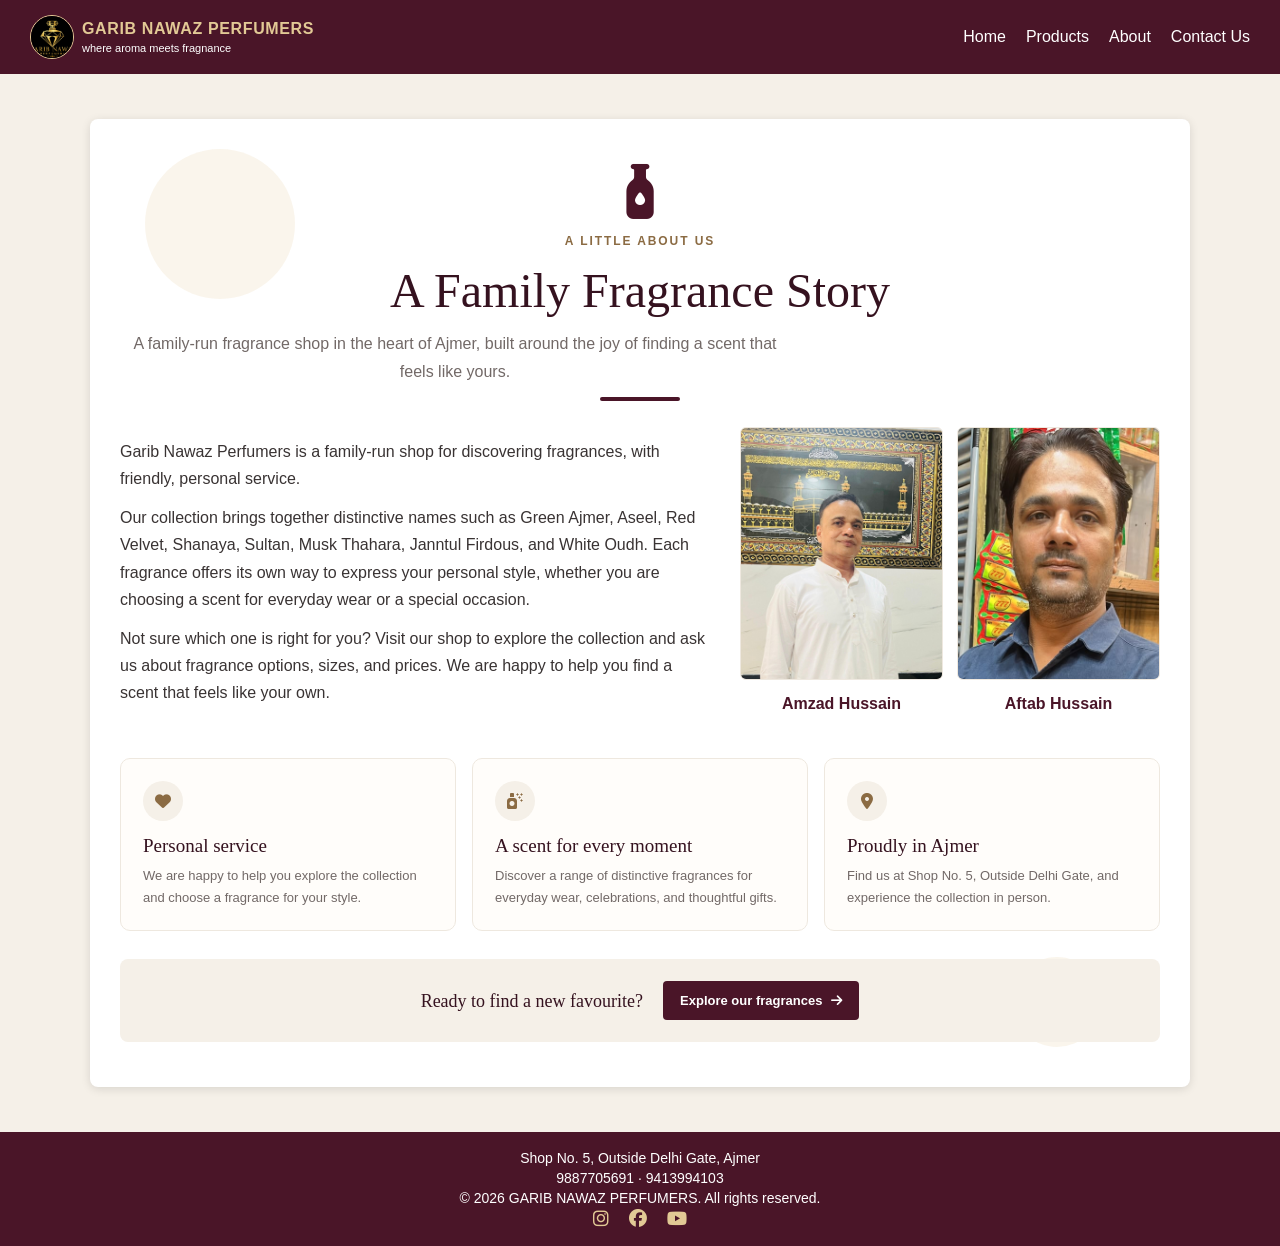
<file: about.html>
<!DOCTYPE html>
<html lang="en">
<head>
  <meta charset="UTF-8">
  <meta name="viewport" content="width=device-width, initial-scale=1.0">
  <title>About - GARIB NAWAZ PERFUMERS</title>
  <link rel="icon" href="images/logo.png" type="image/png">
  <link rel="stylesheet" href="https://cdnjs.cloudflare.com/ajax/libs/font-awesome/6.4.0/css/all.min.css">
  <link rel="stylesheet" href="style.css">
</head>
<body>

  <header>
    <a class="site-brand" href="index.html">
      <img src="images/logo.png" alt="">
      <span><strong>GARIB NAWAZ PERFUMERS</strong><small>where aroma meets fragnance</small></span>
    </a>
    <nav>
      <a href="index.html">Home</a>
      <a href="products.html">Products</a>
      <a href="about.html">About</a>
      <a href="contact.html">Contact Us</a>
    </nav>
  </header>

  <main class="about-box">
    <div class="circle circle1"></div>
    <div class="circle circle2"></div>
    <i class="fa-solid fa-bottle-droplet float-icon"></i>
    <p class="page-eyebrow">A little about us</p>
    <h2>A Family Fragrance Story</h2>
    <p class="about-lead">A family-run fragrance shop in the heart of Ajmer, built around the joy of finding a scent that feels like yours.</p>
    <div class="divider"></div>

    <div class="about-layout">
      <div class="fade-text about-copy">
        <p>Garib Nawaz Perfumers is a family-run shop for discovering fragrances, with friendly, personal service.</p>
        <p>Our collection brings together distinctive names such as Green Ajmer, Aseel, Red Velvet, Shanaya, Sultan, Musk Thahara, Janntul Firdous, and White Oudh. Each fragrance offers its own way to express your personal style, whether you are choosing a scent for everyday wear or a special occasion.</p>
        <p>Not sure which one is right for you? Visit our shop to explore the collection and ask us about fragrance options, sizes, and prices. We are happy to help you find a scent that feels like your own.</p>
      </div>
      <div class="about-owner">
        <div class="owner-profile">
          <div class="owner-photo">
            <img src="images/owner%202.jpeg" alt="Amzad Hussain, co-owner of Garib Nawaz Perfumers" loading="lazy">
          </div>
          <p class="owner-name">Amzad Hussain</p>
        </div>
        <div class="owner-profile">
          <div class="owner-photo">
            <img src="images/owner.jpeg" alt="Aftab Hussain, co-owner of Garib Nawaz Perfumers" loading="lazy">
          </div>
          <p class="owner-name">Aftab Hussain</p>
        </div>
      </div>
    </div>

    <section class="about-values" aria-label="What makes our shop special">
      <article class="about-value">
        <i class="fa-solid fa-heart" aria-hidden="true"></i>
        <h3>Personal service</h3>
        <p>We are happy to help you explore the collection and choose a fragrance for your style.</p>
      </article>
      <article class="about-value">
        <i class="fa-solid fa-spray-can-sparkles" aria-hidden="true"></i>
        <h3>A scent for every moment</h3>
        <p>Discover a range of distinctive fragrances for everyday wear, celebrations, and thoughtful gifts.</p>
      </article>
      <article class="about-value">
        <i class="fa-solid fa-location-dot" aria-hidden="true"></i>
        <h3>Proudly in Ajmer</h3>
        <p>Find us at Shop No. 5, Outside Delhi Gate, and experience the collection in person.</p>
      </article>
    </section>

    <div class="about-cta">
      <p>Ready to find a new favourite?</p>
      <a href="products.html">Explore our fragrances <i class="fa-solid fa-arrow-right" aria-hidden="true"></i></a>
    </div>
  </main>

  <footer>
    <p>Shop No. 5, Outside Delhi Gate, Ajmer</p>
    <p><a href="tel:+919887705691">9887705691</a> · <a href="tel:+919413994103">9413994103</a></p>
    <p>&copy; 2026 GARIB NAWAZ PERFUMERS. All rights reserved.</p>
    <p class="social-links">
      <a href="https://www.instagram.com/garib_nawaz_perfumers?utm_source=ig_web_button_share_sheet&amp;vrfl=ZDNlZDc0MzIxNw==" target="_blank" rel="noopener noreferrer" aria-label="Visit Garib Nawaz Perfumers on Instagram"><i class="fa-brands fa-instagram"></i></a>
      <a href="https://www.facebook.com/profile.php?id=61590630572187" target="_blank" rel="noopener noreferrer" aria-label="Visit Garib Nawaz Perfumers on Facebook"><i class="fa-brands fa-facebook"></i></a>
      <a href="https://youtube.com/@garibnawazperfumer?si=CvMgXTOw2Hox5zIE" target="_blank" rel="noopener noreferrer" aria-label="Visit Garib Nawaz Perfumers on YouTube"><i class="fa-brands fa-youtube"></i></a>
    </p>
  </footer>

</body>
</html>
</file>
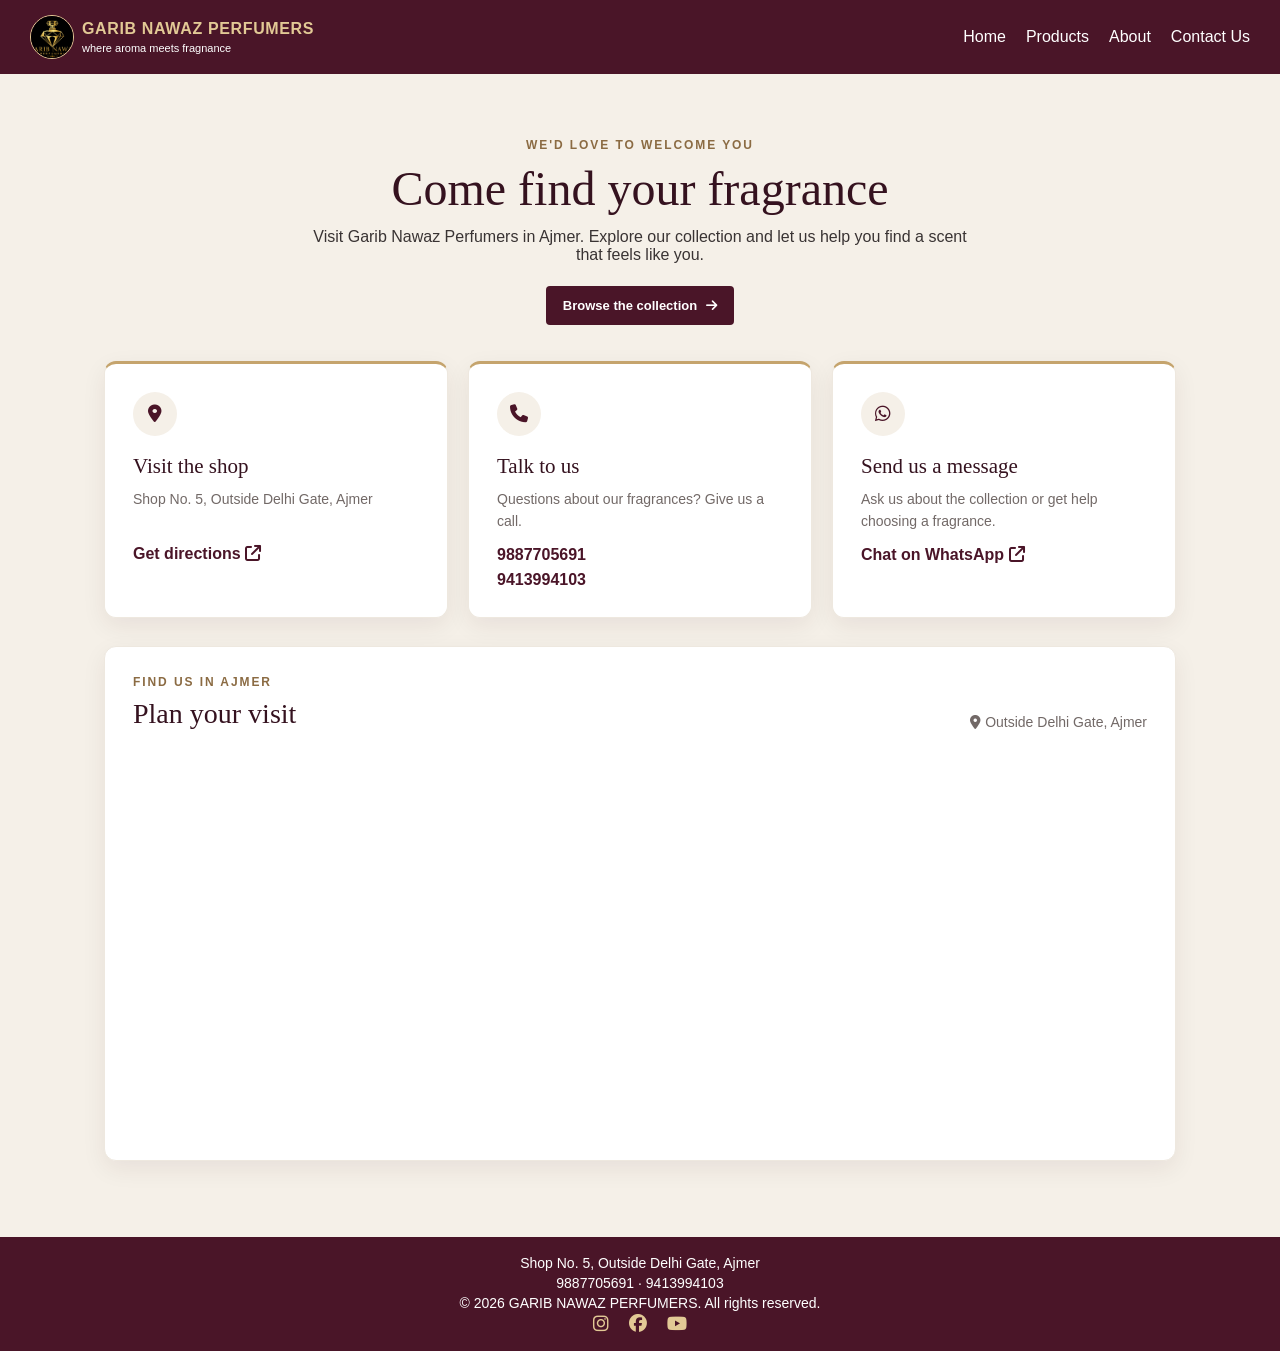
<file: contact.html>
<!DOCTYPE html>
<html lang="en">
<head>
  <meta charset="UTF-8">
  <meta name="viewport" content="width=device-width, initial-scale=1.0">
  <title>Contact - GARIB NAWAZ PERFUMERS</title>
  <link rel="icon" href="images/logo.png" type="image/png">
  <link rel="stylesheet" href="https://cdnjs.cloudflare.com/ajax/libs/font-awesome/6.4.0/css/all.min.css">
  <link rel="stylesheet" href="style.css">
</head>
<body class="contact-page">

  <header>
    <a class="site-brand" href="index.html">
      <img src="images/logo.png" alt="">
      <span><strong>GARIB NAWAZ PERFUMERS</strong><small>where aroma meets fragnance</small></span>
    </a>
    <nav>
      <a href="index.html">Home</a>
      <a href="products.html">Products</a>
      <a href="about.html">About</a>
      <a href="contact.html">Contact Us</a>
    </nav>
  </header>

  <main class="contact-wrap">
    <section class="contact-intro">
      <p class="contact-eyebrow">We'd love to welcome you</p>
      <h2>Come find your fragrance</h2>
      <p>Visit Garib Nawaz Perfumers in Ajmer. Explore our collection and let us help you find a scent that feels like you.</p>
      <a class="contact-intro-button" href="products.html">Browse the collection <i class="fa-solid fa-arrow-right" aria-hidden="true"></i></a>
    </section>

    <section class="contact-details" aria-label="Shop contact details">
      <article class="contact-card">
        <span class="contact-icon"><i class="fa-solid fa-location-dot" aria-hidden="true"></i></span>
        <h3>Visit the shop</h3>
        <p>Shop No. 5, Outside Delhi Gate, Ajmer</p>
        <a href="https://www.google.com/maps/search/?api=1&amp;query=Shop+No.+5%2C+Outside+Delhi+Gate%2C+Ajmer" target="_blank" rel="noopener noreferrer">Get directions <i class="fa-solid fa-arrow-up-right-from-square" aria-hidden="true"></i></a>
      </article>

      <article class="contact-card">
        <span class="contact-icon"><i class="fa-solid fa-phone" aria-hidden="true"></i></span>
        <h3>Talk to us</h3>
        <p>Questions about our fragrances? Give us a call.</p>
        <a href="tel:+919887705691">9887705691</a>
        <a href="tel:+919413994103">9413994103</a>
      </article>

      <article class="contact-card">
        <span class="contact-icon"><i class="fa-brands fa-whatsapp" aria-hidden="true"></i></span>
        <h3>Send us a message</h3>
        <p>Ask us about the collection or get help choosing a fragrance.</p>
        <a href="https://wa.me/919887705691?text=Hello%21%20I%20have%20a%20question%20about%20your%20fragrances." target="_blank" rel="noopener noreferrer">Chat on WhatsApp <i class="fa-solid fa-arrow-up-right-from-square" aria-hidden="true"></i></a>
      </article>
    </section>

    <section class="contact-map">
      <div class="contact-map-heading">
        <div>
          <p class="contact-eyebrow">Find us in Ajmer</p>
          <h2>Plan your visit</h2>
        </div>
        <p><i class="fa-solid fa-location-dot" aria-hidden="true"></i> Outside Delhi Gate, Ajmer</p>
      </div>
      <iframe
        src="https://www.google.com/maps/embed?pb=!1m18!1m12!1m3!1d750.8787761242532!2d74.62730793624212!3d26.46212565533542!2m3!1f0!2f0!3f0!3m2!1i1024!2i768!4f13.1!3m3!1m2!1s0x396be788fa428da9%3A0xb3a9aa8eb3ccddee!2sGarib%20Nawaz%20Perfumers!5e0!3m2!1sen!2sin!4v1792944427425!5m2!1sen!2sin"
        title="Map showing Garib Nawaz Perfumers in Ajmer"
        allowfullscreen
        loading="lazy"
        referrerpolicy="strict-origin-when-cross-origin">
      </iframe>
    </section>
  </main>

  <footer>
    <p>Shop No. 5, Outside Delhi Gate, Ajmer</p>
    <p><a href="tel:+919887705691">9887705691</a> · <a href="tel:+919413994103">9413994103</a></p>
    <p>&copy; 2026 GARIB NAWAZ PERFUMERS. All rights reserved.</p>
    <p class="social-links">
      <a href="https://www.instagram.com/garib_nawaz_perfumers?utm_source=ig_web_button_share_sheet&amp;vrfl=ZDNlZDc0MzIxNw==" target="_blank" rel="noopener noreferrer" aria-label="Visit Garib Nawaz Perfumers on Instagram"><i class="fa-brands fa-instagram"></i></a>
      <a href="https://www.facebook.com/profile.php?id=61590630572187" target="_blank" rel="noopener noreferrer" aria-label="Visit Garib Nawaz Perfumers on Facebook"><i class="fa-brands fa-facebook"></i></a>
      <a href="https://youtube.com/@garibnawazperfumer?si=CvMgXTOw2Hox5zIE" target="_blank" rel="noopener noreferrer" aria-label="Visit Garib Nawaz Perfumers on YouTube"><i class="fa-brands fa-youtube"></i></a>
    </p>
  </footer>

</body>
</html>
</file>
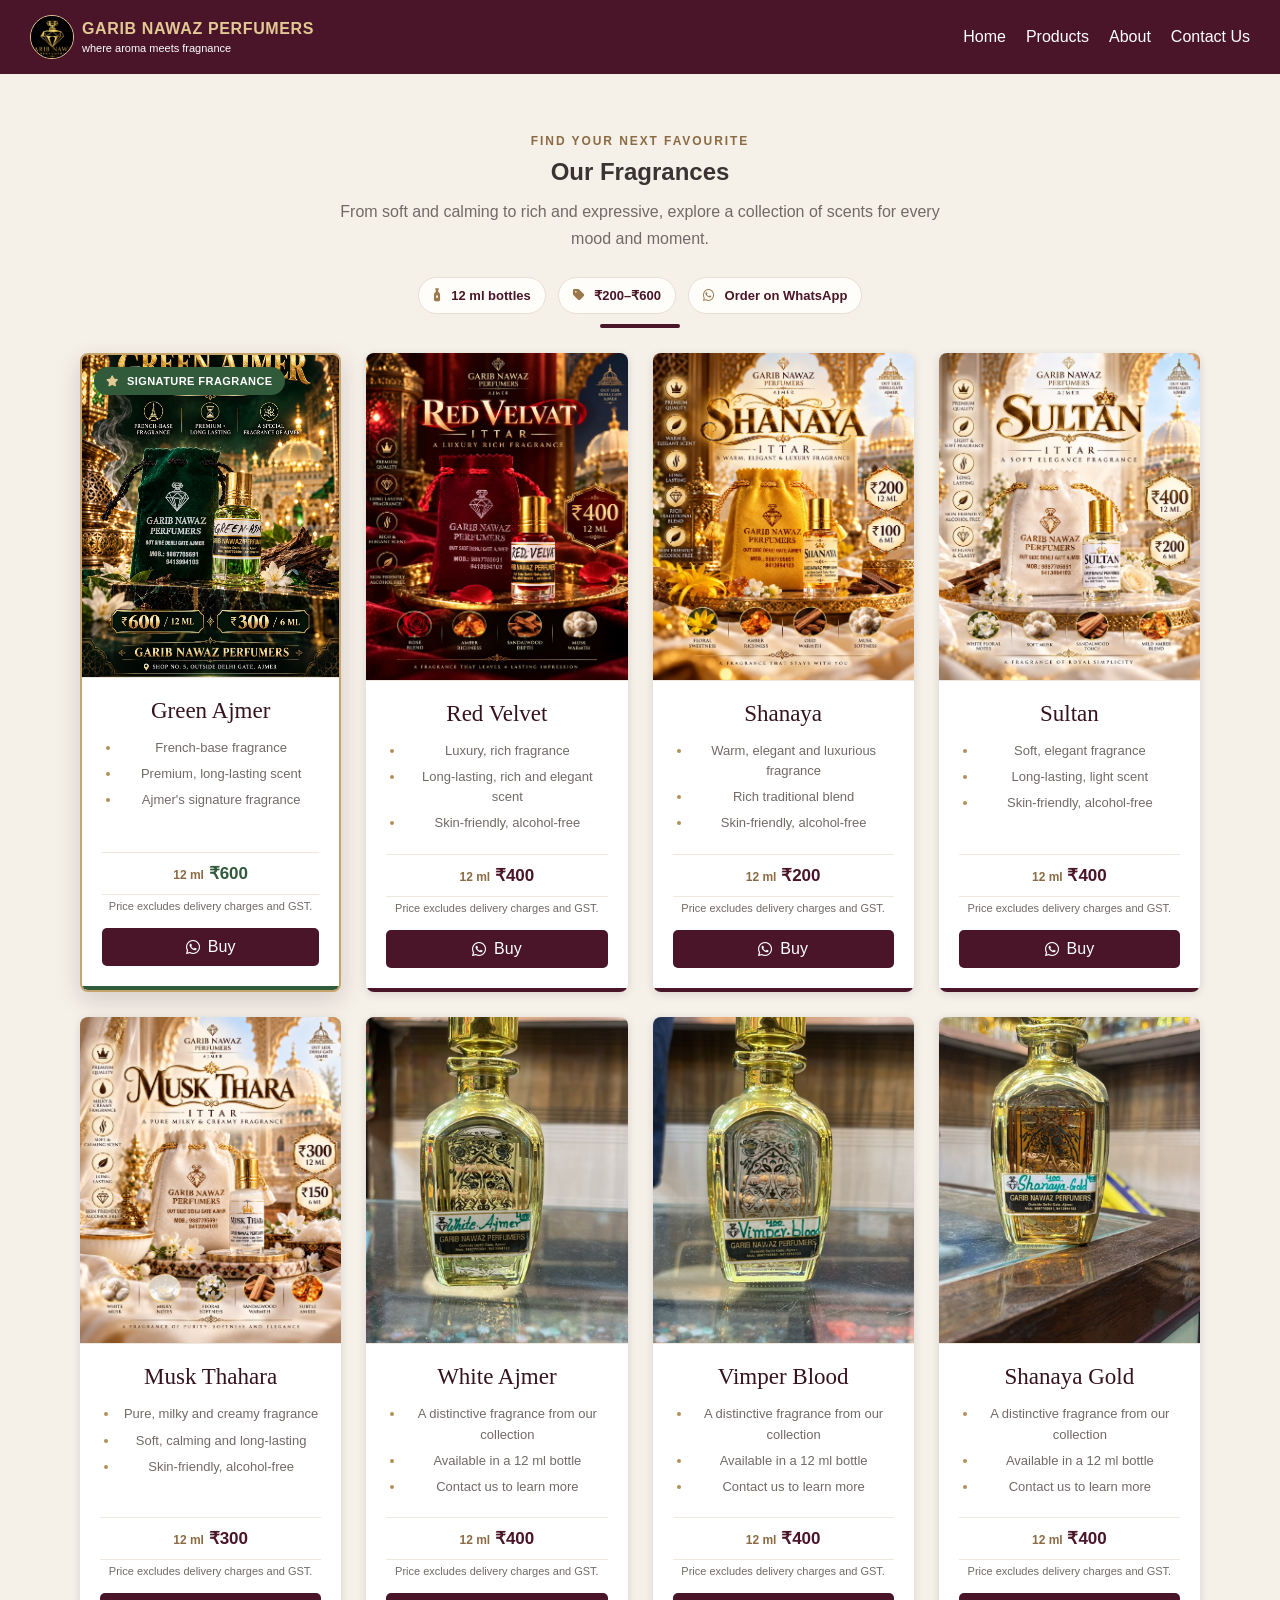
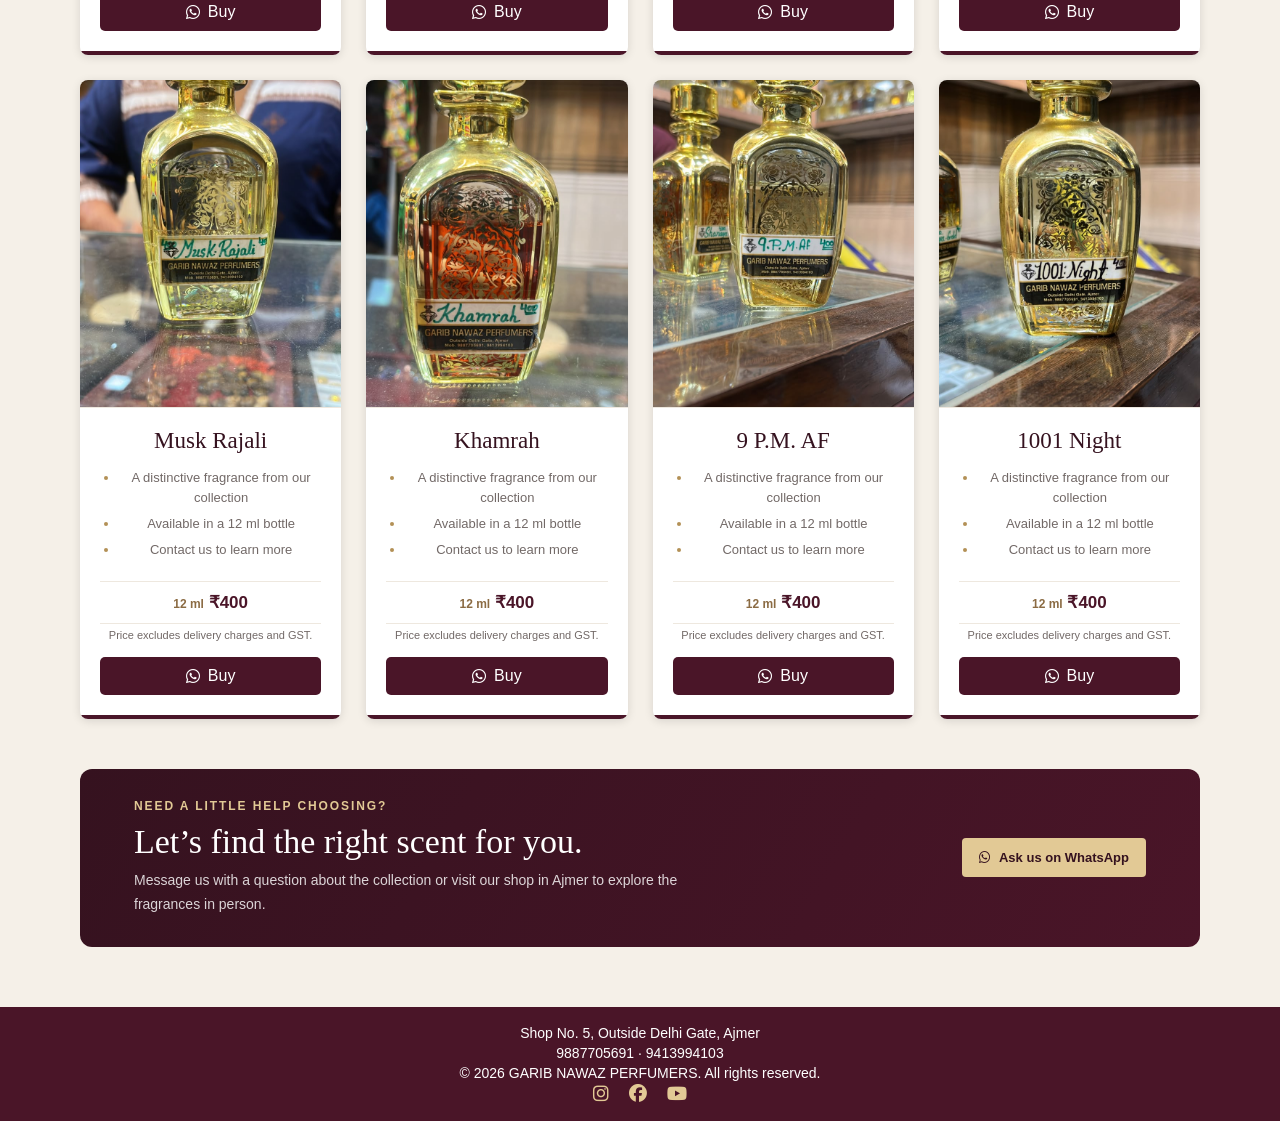
<file: products.html>
<!DOCTYPE html>
<html lang="en">
<head>
  <meta charset="UTF-8">
  <meta name="viewport" content="width=device-width, initial-scale=1.0">
  <title>Fragrances - GARIB NAWAZ PERFUMERS</title>
  <link rel="icon" href="images/logo.png" type="image/png">
  <link rel="stylesheet" href="https://cdnjs.cloudflare.com/ajax/libs/font-awesome/6.4.0/css/all.min.css">
  <link rel="stylesheet" href="style.css">
</head>
<body>

  <header>
    <a class="site-brand" href="index.html">
      <img src="images/logo.png" alt="">
      <span><strong>GARIB NAWAZ PERFUMERS</strong><small>where aroma meets fragnance</small></span>
    </a>
    <nav>
      <a href="index.html">Home</a>
      <a href="products.html">Products</a>
      <a href="about.html">About</a>
      <a href="contact.html">Contact Us</a>
    </nav>
  </header>

  <div class="filter-area">
    <p class="page-eyebrow">Find your next favourite</p>
    <h2>Our Fragrances</h2>
    <p class="product-intro">From soft and calming to rich and expressive, explore a collection of scents for every mood and moment.</p>
    <div class="product-promise">
      <span><i class="fa-solid fa-bottle-droplet" aria-hidden="true"></i> 12 ml bottles</span>
      <span><i class="fa-solid fa-tag" aria-hidden="true"></i> ₹200–₹600</span>
      <span><i class="fa-brands fa-whatsapp" aria-hidden="true"></i> Order on WhatsApp</span>
    </div>
    <div class="divider"></div>

    <div class="products">
      <div class="card product-card-featured" id="green-ajmer">
        <img class="product-image" src="images/Green-Ajmer.jpeg" alt="Green Ajmer fragrance by Garib Nawaz Perfumers" loading="lazy">
        <span class="product-featured-badge"><i class="fa-solid fa-star" aria-hidden="true"></i> Signature fragrance</span>
        <div class="product-info">
          <h3>Green Ajmer</h3>
          <ul class="product-details">
            <li>French-base fragrance</li>
            <li>Premium, long-lasting scent</li>
            <li>Ajmer's signature fragrance</li>
          </ul>
          <p class="product-price"><span>12 ml</span> ₹600</p>
          <p class="product-price-note">Price excludes delivery charges and GST.</p>
          <a class="product-order" href="https://wa.me/919887705691?text=Hello%21%20I%20want%20to%20Buy%20Green%20Ajmer%20Perfume%20from%20your%20shop."><i class="fa-brands fa-whatsapp"></i> Buy</a>
        </div>
      </div>
      <div class="card">
        <img class="product-image" src="images/Red-Velvat.jpeg" alt="Red Velvet fragrance by Garib Nawaz Perfumers" loading="lazy">
        <div class="product-info">
          <h3>Red Velvet</h3>
          <ul class="product-details">
            <li>Luxury, rich fragrance</li>
            <li>Long-lasting, rich and elegant scent</li>
            <li>Skin-friendly, alcohol-free</li>
          </ul>
          <p class="product-price"><span>12 ml</span> ₹400</p>
          <p class="product-price-note">Price excludes delivery charges and GST.</p>
          <a class="product-order" href="https://wa.me/919887705691?text=Hello%21%20I%20want%20to%20Buy%20Red%20Velvet%20Perfume%20from%20your%20shop."><i class="fa-brands fa-whatsapp"></i> Buy</a>
        </div>
      </div>
      <div class="card">
        <img class="product-image" src="images/Shanaya.jpeg" alt="Shanaya fragrance by Garib Nawaz Perfumers" loading="lazy">
        <div class="product-info">
          <h3>Shanaya</h3>
          <ul class="product-details">
            <li>Warm, elegant and luxurious fragrance</li>
            <li>Rich traditional blend</li>
            <li>Skin-friendly, alcohol-free</li>
          </ul>
          <p class="product-price"><span>12 ml</span> ₹200</p>
          <p class="product-price-note">Price excludes delivery charges and GST.</p>
          <a class="product-order" href="https://wa.me/919887705691?text=Hello%21%20I%20want%20to%20Buy%20Shanaya%20Perfume%20from%20your%20shop."><i class="fa-brands fa-whatsapp"></i> Buy</a>
        </div>
      </div>
      <div class="card">
        <img class="product-image" src="images/Sultan.jpeg" alt="Sultan fragrance by Garib Nawaz Perfumers" loading="lazy">
        <div class="product-info">
          <h3>Sultan</h3>
          <ul class="product-details">
            <li>Soft, elegant fragrance</li>
            <li>Long-lasting, light scent</li>
            <li>Skin-friendly, alcohol-free</li>
          </ul>
          <p class="product-price"><span>12 ml</span> ₹400</p>
          <p class="product-price-note">Price excludes delivery charges and GST.</p>
          <a class="product-order" href="https://wa.me/919887705691?text=Hello%21%20I%20want%20to%20Buy%20Sultan%20Perfume%20from%20your%20shop."><i class="fa-brands fa-whatsapp"></i> Buy</a>
        </div>
      </div>
      <div class="card">
        <img class="product-image" src="images/Musk-thara.jpeg" alt="Musk Thahara fragrance by Garib Nawaz Perfumers" loading="lazy">
        <div class="product-info">
          <h3>Musk Thahara</h3>
          <ul class="product-details">
            <li>Pure, milky and creamy fragrance</li>
            <li>Soft, calming and long-lasting</li>
            <li>Skin-friendly, alcohol-free</li>
          </ul>
          <p class="product-price"><span>12 ml</span> ₹300</p>
          <p class="product-price-note">Price excludes delivery charges and GST.</p>
          <a class="product-order" href="https://wa.me/919887705691?text=Hello%21%20I%20want%20to%20Buy%20Musk%20Thahara%20Perfume%20from%20your%20shop."><i class="fa-brands fa-whatsapp"></i> Buy</a>
        </div>
      </div>
      <div class="card">
        <img class="product-image" src="images/White Ajmer.jpeg" alt="White Ajmer fragrance by Garib Nawaz Perfumers" loading="lazy">
        <div class="product-info">
          <h3>White Ajmer</h3>
          <ul class="product-details">
            <li>A distinctive fragrance from our collection</li>
            <li>Available in a 12 ml bottle</li>
            <li>Contact us to learn more</li>
          </ul>
          <p class="product-price"><span>12 ml</span> ₹400</p>
          <p class="product-price-note">Price excludes delivery charges and GST.</p>
          <a class="product-order" href="https://wa.me/919887705691?text=Hello%21%20I%20want%20to%20Buy%20White%20Ajmer%20Perfume%20from%20your%20shop."><i class="fa-brands fa-whatsapp"></i> Buy</a>
        </div>
      </div>
      <div class="card">
        <img class="product-image" src="images/Vimper blood.jpeg" alt="Vimper Blood fragrance by Garib Nawaz Perfumers" loading="lazy">
        <div class="product-info">
          <h3>Vimper Blood</h3>
          <ul class="product-details">
            <li>A distinctive fragrance from our collection</li>
            <li>Available in a 12 ml bottle</li>
            <li>Contact us to learn more</li>
          </ul>
          <p class="product-price"><span>12 ml</span> ₹400</p>
          <p class="product-price-note">Price excludes delivery charges and GST.</p>
          <a class="product-order" href="https://wa.me/919887705691?text=Hello%21%20I%20want%20to%20Buy%20Vimper%20Blood%20Perfume%20from%20your%20shop."><i class="fa-brands fa-whatsapp"></i> Buy</a>
        </div>
      </div>
      <div class="card">
        <img class="product-image" src="images/Shanaya gold.jpeg" alt="Shanaya Gold fragrance by Garib Nawaz Perfumers" loading="lazy">
        <div class="product-info">
          <h3>Shanaya Gold</h3>
          <ul class="product-details">
            <li>A distinctive fragrance from our collection</li>
            <li>Available in a 12 ml bottle</li>
            <li>Contact us to learn more</li>
          </ul>
          <p class="product-price"><span>12 ml</span> ₹400</p>
          <p class="product-price-note">Price excludes delivery charges and GST.</p>
          <a class="product-order" href="https://wa.me/919887705691?text=Hello%21%20I%20want%20to%20Buy%20Shanaya%20Gold%20Perfume%20from%20your%20shop."><i class="fa-brands fa-whatsapp"></i> Buy</a>
        </div>
      </div>
      <div class="card">
        <img class="product-image" src="images/Musk rajali.jpeg" alt="Musk Rajali fragrance by Garib Nawaz Perfumers" loading="lazy">
        <div class="product-info">
          <h3>Musk Rajali</h3>
          <ul class="product-details">
            <li>A distinctive fragrance from our collection</li>
            <li>Available in a 12 ml bottle</li>
            <li>Contact us to learn more</li>
          </ul>
          <p class="product-price"><span>12 ml</span> ₹400</p>
          <p class="product-price-note">Price excludes delivery charges and GST.</p>
          <a class="product-order" href="https://wa.me/919887705691?text=Hello%21%20I%20want%20to%20Buy%20Musk%20Rajali%20Perfume%20from%20your%20shop."><i class="fa-brands fa-whatsapp"></i> Buy</a>
        </div>
      </div>
      <div class="card">
        <img class="product-image" src="images/Khamrah.jpeg" alt="Khamrah fragrance by Garib Nawaz Perfumers" loading="lazy">
        <div class="product-info">
          <h3>Khamrah</h3>
          <ul class="product-details">
            <li>A distinctive fragrance from our collection</li>
            <li>Available in a 12 ml bottle</li>
            <li>Contact us to learn more</li>
          </ul>
          <p class="product-price"><span>12 ml</span> ₹400</p>
          <p class="product-price-note">Price excludes delivery charges and GST.</p>
          <a class="product-order" href="https://wa.me/919887705691?text=Hello%21%20I%20want%20to%20Buy%20Khamrah%20Perfume%20from%20your%20shop."><i class="fa-brands fa-whatsapp"></i> Buy</a>
        </div>
      </div>
      <div class="card">
        <img class="product-image" src="images/9 P M AF.jpeg" alt="9 P.M. AF fragrance by Garib Nawaz Perfumers" loading="lazy">
        <div class="product-info">
          <h3>9 P.M. AF</h3>
          <ul class="product-details">
            <li>A distinctive fragrance from our collection</li>
            <li>Available in a 12 ml bottle</li>
            <li>Contact us to learn more</li>
          </ul>
          <p class="product-price"><span>12 ml</span> ₹400</p>
          <p class="product-price-note">Price excludes delivery charges and GST.</p>
          <a class="product-order" href="https://wa.me/919887705691?text=Hello%21%20I%20want%20to%20Buy%209%20P.M.%20AF%20Perfume%20from%20your%20shop."><i class="fa-brands fa-whatsapp"></i> Buy</a>
        </div>
      </div>
      <div class="card">
        <img class="product-image" src="images/1001 Night.jpeg" alt="1001 Night fragrance by Garib Nawaz Perfumers" loading="lazy">
        <div class="product-info">
          <h3>1001 Night</h3>
          <ul class="product-details">
            <li>A distinctive fragrance from our collection</li>
            <li>Available in a 12 ml bottle</li>
            <li>Contact us to learn more</li>
          </ul>
          <p class="product-price"><span>12 ml</span> ₹400</p>
          <p class="product-price-note">Price excludes delivery charges and GST.</p>
          <a class="product-order" href="https://wa.me/919887705691?text=Hello%21%20I%20want%20to%20Buy%201001%20Night%20Perfume%20from%20your%20shop."><i class="fa-brands fa-whatsapp"></i> Buy</a>
        </div>
      </div>
    </div>
    <section class="product-help">
      <div>
        <p class="page-eyebrow">Need a little help choosing?</p>
        <h2>Let’s find the right scent for you.</h2>
        <p>Message us with a question about the collection or visit our shop in Ajmer to explore the fragrances in person.</p>
      </div>
      <a href="https://wa.me/919887705691?text=Hello%21%20Please%20help%20me%20choose%20a%20fragrance." target="_blank" rel="noopener noreferrer"><i class="fa-brands fa-whatsapp" aria-hidden="true"></i> Ask us on WhatsApp</a>
    </section>
  </div>

  <footer>
    <p>Shop No. 5, Outside Delhi Gate, Ajmer</p>
    <p><a href="tel:+919887705691">9887705691</a> · <a href="tel:+919413994103">9413994103</a></p>
    <p>&copy; 2026 GARIB NAWAZ PERFUMERS. All rights reserved.</p>
    <p class="social-links">
      <a href="https://www.instagram.com/garib_nawaz_perfumers?utm_source=ig_web_button_share_sheet&amp;vrfl=ZDNlZDc0MzIxNw==" target="_blank" rel="noopener noreferrer" aria-label="Visit Garib Nawaz Perfumers on Instagram"><i class="fa-brands fa-instagram"></i></a>
      <a href="https://www.facebook.com/profile.php?id=61590630572187" target="_blank" rel="noopener noreferrer" aria-label="Visit Garib Nawaz Perfumers on Facebook"><i class="fa-brands fa-facebook"></i></a>
      <a href="https://youtube.com/@garibnawazperfumer?si=CvMgXTOw2Hox5zIE" target="_blank" rel="noopener noreferrer" aria-label="Visit Garib Nawaz Perfumers on YouTube"><i class="fa-brands fa-youtube"></i></a>
    </p>
  </footer>

</body>
</html>
</file>
<file: style.css>
* {
  box-sizing: border-box;
  margin: 0;
  padding: 0;
}

.card > a, .card button a {
  color: inherit;
  font: inherit;
  text-decoration: none;
  }

body {
  min-height: 100vh;
  display: flex;
  flex-direction: column;
  background-color: #f5f0e8;
  color: #393333;
  font-family: Arial, sans-serif;
}

header {
  position: sticky;
  top: 0;
  z-index: 10;
  width: 100%;
  padding: 15px 30px;
  display: flex;
  align-items: center;
  justify-content: space-between;
  background-color: #4a1528;
}

header h1 {
  color: #e2c995;
  font-size: 24px;
}

.site-brand {
  display: flex;
  align-items: center;
  gap: 12px;
  color: #e2c995;
  text-decoration: none;
}

.site-brand img {
  width: 54px;
  height: 54px;
  border: 1px solid #e2c995;
  border-radius: 50%;
  object-fit: cover;
}

.site-brand strong,
.site-brand small {
  display: block;
}

.site-brand strong {
  font-size: 20px;
  letter-spacing: 0.04em;
}

.site-brand small {
  margin-top: 4px;
  color: #ffffff;
  font-size: 12px;
}

nav {
  display: flex;
  flex-wrap: wrap;
  gap: 12px 20px;
}

nav a {
  color: #ffffff;
  text-decoration: none;
}

nav a:hover {
  color: #e2c995;
}

.hero {
  min-height: 100vh;
  padding: 120px 20px;
  position: relative;
  overflow: hidden;
  background: linear-gradient(rgba(40, 20, 30, 0.65), rgba(40, 20, 30, 0.75)),
    url("images/ImgBG1.jpg") center / cover no-repeat;
  color: #ffffff;
  text-align: center;
}

.hero > i {
  color: #e2c995;
  font-size: 70px;
  animation: hero-icon-entrance 700ms ease-out both, hero-icon-float 4s ease-in-out 700ms infinite;
}

.hero h2 {
  margin: 20px 0;
  font-size: 42px;
}

.hero p {
  margin-bottom: 28px;
  font-size: 18px;
}

.circle {
  position: absolute;
  border-radius: 50%;
  background-color: rgba(226, 201, 149, 0.18);
}

.circle1 {
  top: 30px;
  left: 5%;
  width: 150px;
  height: 150px;
  animation: circle-float 7s ease-in-out infinite;
}

.circle2 {
  right: 8%;
  bottom: 40px;
  width: 90px;
  height: 90px;
  animation: circle-float 6s ease-in-out -2s infinite;
}

.circle3 {
  top: 80px;
  right: 20%;
  width: 60px;
  height: 60px;
  animation: circle-float 5s ease-in-out -1s infinite;
}

.circle4 {
  bottom: 30px;
  left: 15%;
  width: 110px;
  height: 110px;
  animation: circle-float 8s ease-in-out -3s infinite;
}

@keyframes hero-icon-entrance {
  from {
    opacity: 0;
  }

  to {
    opacity: 1;
  }
}

@keyframes hero-icon-float {
  0%, 100% {
    transform: translateY(0);
  }

  50% {
    transform: translateY(-8px);
  }
}

@keyframes circle-float {
  0%, 100% {
    transform: translateY(0);
  }

  50% {
    transform: translateY(-16px);
  }
}

.btn, .card button {
  display: inline-block;
  padding: 10px 20px;
  border: 0;
  border-radius: 5px;
  background-color: #4a1528;
  color: #ffffff;
  font-weight: bold;
  text-decoration: none;
  cursor: pointer;
  transition: background-color 180ms ease, transform 180ms ease;
}

.btn:hover, .card button:hover {
  background-color: #755034;
  transform: translateY(-2px);
}

.section, .filter-area {
  padding: 60px 25px;
  text-align: center;
}

.section h2, .filter-area h2, .contact-wrap h2, .contact-map h2 {
  margin-bottom: 12px;
}

.divider {
  width: 80px;
  height: 4px;
  margin: 10px auto 25px;
  border-radius: 2px;
  background-color: #4a1528;
}

.features {
  display: flex;
  justify-content: center;
  flex-wrap: wrap;
  gap: 25px;
}

.feature-box, .about-box, .owner-card, .card, .contact-map {
  border-radius: 8px;
  background-color: #ffffff;
  box-shadow: 0 2px 10px rgba(0, 0, 0, 0.12);
}

.feature-box {
  width: 330px;
  min-height: 220px;
  padding: 30px 22px;
  border-top: 5px solid #4a1528;
  transition: transform 220ms ease, box-shadow 220ms ease;
}

.feature-box:hover, .owner-card:hover, .card:hover {
  transform: translateY(-5px);
  box-shadow: 0 8px 20px rgba(0, 0, 0, 0.16);
}

.feature-box > i {
  margin-bottom: 12px;
  color: #c5a46d;
  font-size: 32px;
}

.feature-box h2 {
  font-size: 22px;
}

.gallery {
  max-width: 1080px;
  margin: 0 auto;
  display: grid;
  grid-template-columns: repeat(3, 1fr);
  gap: 22px;
}

.gallery-item {
  aspect-ratio: 4 / 3;
  overflow: hidden;
  border: 4px solid #c5a46d;
  border-radius: 10px;
}

.gallery-item img {
  display: block;
  width: 100%;
  height: 100%;
  object-fit: cover;
  transition: transform 300ms ease;
}

.gallery-item:hover img {
  transform: scale(1.06);
}

.about-box {
  position: relative;
  width: 80%;
  max-width: 1100px;
  margin: 45px auto;
  padding: 45px 30px;
  overflow: hidden;
  text-align: center;
}

.about-box h2, .about-box p, .about-box h3, .about-box .owner-profiles, .about-box .about-details, .about-box .pulse-row, .about-box > i {
  position: relative;
  z-index: 1;
}

.about-box > i {
  color: #4a1528;
  font-size: 55px;
}

.float-icon {
  animation: icon-float 3s ease-in-out infinite;
}

@keyframes icon-float {
  0%, 100% {
    transform: translateY(0);
  }

  50% {
    transform: translateY(-10px);
  }
}

.fade-text {
  animation: fade-up 700ms ease-out both;
}

@keyframes fade-up {
  from {
    opacity: 0;
    transform: translateY(16px);
  }

  to {
    opacity: 1;
    transform: translateY(0);
  }
}

.about-box p {
  margin: 12px 0;
  line-height: 1.7;
}

.about-box h3 {
  margin: 25px 0 18px;
  color: #4a1528;
}

.about-layout {
  display: grid;
  grid-template-columns: minmax(0, 1fr) minmax(0, 420px);
  align-items: center;
  gap: 30px;
  margin-top: 24px;
}

.about-copy {
  min-width: 0;
  text-align: left;
}

.about-owner {
  width: 100%;
  margin: 0 auto;
  display: grid;
  grid-template-columns: repeat(2, minmax(0, 1fr));
  gap: 14px;
}

.about-owner .owner-profile {
  min-width: 0;
  text-align: center;
}

.about-owner .owner-photo {
  height: auto;
  aspect-ratio: 4 / 5;
  margin-bottom: 0;
  overflow: hidden;
  border: 1px solid #eee8df;
}

.about-owner .owner-photo img {
  display: block;
  transform: scale(1.14);
  object-position: center;
}

.about-owner .owner-photo:first-child img {
  transform: scale(1.7);
  transform-origin: center 15%;
}

.about-owner .owner-profile:last-child .owner-photo img {
  object-position: center 15%;
}

.about-owner .owner-name {
  margin: 10px 0 0;
  color: #4a1528;
  font-weight: 600;
}

.about-instagram {
  display: inline-flex;
  align-items: center;
  gap: 9px;
  padding: 11px 20px;
  border-radius: 5px;
  background-color: #4a1528;
  color: #ffffff;
  font-weight: 700;
  text-decoration: none;
  transition: background-color 180ms ease, transform 180ms ease;
}

.about-instagram:hover {
  background-color: #755034;
  transform: translateY(-2px);
}

.owner-profiles {
  max-width: 850px;
  margin: 0 auto;
  display: grid;
  grid-template-columns: repeat(2, 1fr);
  gap: 20px;
}

.owner-card {
  padding: 16px;
  transition: transform 220ms ease, box-shadow 220ms ease;
}

.owner-photo {
  height: 220px;
  margin-bottom: 12px;
  overflow: hidden;
  border-radius: 6px;
  background-color: #f5f0e8;
}

.owner-photo img {
  width: 100%;
  height: 100%;
  object-fit: cover;
}

.owner-photo-placeholder {
  height: 100%;
  display: flex;
  align-items: center;
  justify-content: center;
  gap: 8px;
  color: #4a1528;
}

footer a {
  color: #ffffff;
  text-decoration: none;
}

.owner-photo-placeholder[hidden] {
  display: none;
}

.pulse-row {
  margin-top: 25px;
  display: flex;
  justify-content: center;
  gap: 35px;
  color: #4a1528;
  font-size: 32px;
}

.pulse-row i {
  animation: icon-pulse 1.8s ease-in-out infinite;
}

.pulse-row i:nth-child(2) {
  animation-delay: 300ms;
}

.pulse-row i:nth-child(3) {
  animation-delay: 600ms;
}

@keyframes icon-pulse {
  0%, 100% {
    transform: scale(1);
  }

  50% {
    transform: scale(1.2);
  }
}

.filter-area input {
  display: none;
}

.filter-area label {
  display: inline-block;
  margin: 5px;
  padding: 8px 18px;
  border: 1px solid #c5a46d;
  border-radius: 20px;
  background-color: #ffffff;
  cursor: pointer;
}

.filter-area label:hover, #all:checked ~ .buttons label[for="all"], #men:checked ~ .buttons label[for="men"], #women:checked ~ .buttons label[for="women"], #unisex:checked ~ .buttons label[for="unisex"] {
  background-color: #4a1528;
  color: #ffffff;
}

.products {
  max-width: 1120px;
  margin: 25px auto 0;
  display: grid;
  grid-template-columns: repeat(4, minmax(0, 1fr));
  grid-auto-rows: 1fr;
  align-items: stretch;
  gap: 25px;
}

.card {
  display: flex;
  flex-direction: column;
  min-height: 0;
  padding: 0;
  overflow: hidden;
  transition: transform 220ms ease, box-shadow 220ms ease;
}

#men:checked ~ .products .card:not(.men), #women:checked ~ .products .card:not(.women), #unisex:checked ~ .products .card:not(.unisex) {
  display: none;
}

.product-image {
  display: block;
  width: 100%;
  aspect-ratio: 4 / 5;
  object-fit: cover;
}

.product-card-featured {
  position: relative;
  border: 2px solid #c5a46d;
  box-shadow: 0 8px 24px rgba(53, 18, 31, 0.16);
}

.product-featured-badge {
  position: absolute;
  top: 12px;
  left: 12px;
  z-index: 1;
  padding: 8px 12px;
  border-radius: 999px;
  background-color: #315a3b;
  color: #ffffff;
  font-size: 11px;
  font-weight: 700;
  letter-spacing: 0.04em;
  text-transform: uppercase;
}

.product-featured-badge i {
  margin-right: 5px;
  color: #e2c995;
}

.product-card-featured .product-info {
  border-bottom-color: #315a3b;
}

.product-card-featured h3,
.product-card-featured .product-price {
  color: #315a3b;
}

.product-image-placeholder {
  padding: 32px;
  object-fit: contain;
  background: linear-gradient(145deg, #35121f, #120b0d);
}

.product-info {
  flex: 1;
  min-height: 300px;
  padding: 20px;
  display: flex;
  flex-direction: column;
  align-items: stretch;
  gap: 14px;
  border-top: 1px solid #eee8df;
  border-bottom: 4px solid #4a1528;
}

.card h3 {
  margin: 0;
  color: #35121f;
  font-family: Georgia, "Times New Roman", serif;
  font-size: 23px;
  font-weight: 400;
  text-align: center;
}

.product-details {
  flex: 1;
  padding-left: 19px;
  color: #726967;
  font-size: 13px;
  line-height: 1.55;
}

.product-details li {
  margin-bottom: 6px;
  padding-left: 2px;
}

.product-details li::marker {
  color: #b39056;
}

.product-price {
  padding: 10px 8px;
  border-top: 1px solid #eee8df;
  border-bottom: 1px solid #eee8df;
  color: #4a1528;
  font-size: 17px;
  font-weight: 700;
  text-align: center;
}

.product-price-note {
  margin-top: -10px;
  color: #726967;
  font-size: 11px;
  line-height: 1.4;
  text-align: center;
}

.product-price span {
  color: #8b6b43;
  font-size: 12px;
  font-weight: 600;
}

.product-price .price-divider {
  margin: 0 5px;
  color: #c5a46d;
}

.card .type {
  margin-bottom: 8px;
  color: #786563;
  font-size: 13px;
}

.card .price {
  margin-bottom: 10px;
  font-weight: bold;
}

.product-order {
  display: inline-flex;
  justify-content: center;
  align-items: center;
  gap: 8px;
  padding: 10px 20px;
  border-radius: 5px;
  background-color: #4a1528;
  color: #ffffff;
  text-decoration: none;
  transition: background-color 180ms ease, transform 180ms ease;
}

.product-order i {
  font-size: 16px;
}

.product-order:hover {
  background-color: #755034;
  transform: translateY(-2px);
}

.contact-wrap {
  width: 100%;
  max-width: 1120px;
  margin: 0 auto;
  padding: 64px 24px 76px;
}

.contact-intro {
  max-width: 680px;
  margin: 0 auto 36px;
  text-align: center;
}

.contact-intro h2 {
  margin-bottom: 12px;
  color: #35121f;
  font-family: Georgia, "Times New Roman", serif;
  font-size: clamp(34px, 5vw, 48px);
  font-weight: 400;
}

.contact-intro > p:last-child {
  color: #726967;
  line-height: 1.7;
}

.contact-eyebrow {
  margin-bottom: 9px;
  color: #8b6b43;
  font-size: 12px;
  font-weight: 700;
  letter-spacing: 0.16em;
  text-transform: uppercase;
}

.contact-details {
  display: grid;
  grid-template-columns: repeat(3, minmax(0, 1fr));
  gap: 20px;
}

.contact-card {
  min-height: 230px;
  padding: 28px;
  border: 1px solid #eee8df;
  border-top: 3px solid #c5a46d;
  border-radius: 12px;
  background-color: #ffffff;
  box-shadow: 0 8px 24px rgba(53, 18, 31, 0.07);
}

.contact-icon {
  width: 44px;
  height: 44px;
  margin-bottom: 18px;
  display: grid;
  place-items: center;
  border-radius: 50%;
  background-color: #f5f0e8;
  color: #4a1528;
  font-size: 18px;
}

.contact-card h3 {
  margin-bottom: 9px;
  color: #35121f;
  font-family: Georgia, "Times New Roman", serif;
  font-size: 21px;
  font-weight: 400;
}

.contact-card p {
  min-height: 44px;
  margin-bottom: 13px;
  color: #726967;
  font-size: 14px;
  line-height: 1.6;
}

.contact-card a,
.contact-card strong {
  display: block;
  margin-top: 7px;
  color: #4a1528;
  font-weight: 700;
  text-decoration: none;
}

.contact-card a:hover {
  color: #8b6b43;
}

.contact-map {
  margin-top: 28px;
  padding: 28px;
  border: 1px solid #eee8df;
  border-radius: 12px;
  background-color: #ffffff;
  box-shadow: 0 8px 24px rgba(53, 18, 31, 0.07);
}

.contact-map-heading {
  margin-bottom: 18px;
  display: flex;
  align-items: flex-end;
  justify-content: space-between;
  gap: 18px;
}

.contact-map-heading h2 {
  margin: 0;
  color: #35121f;
  font-family: Georgia, "Times New Roman", serif;
  font-size: 28px;
  font-weight: 400;
}

.contact-map-heading > p {
  color: #726967;
  font-size: 14px;
}

.contact-map iframe {
  width: 100%;
  height: 380px;
  border: 0;
  border-radius: 8px;
}

footer {
  margin-top: auto;
  padding: 14px 20px;
  background-color: #4a1528;
  color: #ffffff;
  font-size: 14px;
  text-align: center;
}

footer p {
  margin: 4px 0;
}

.social-links a {
  margin: 0 8px;
  color: #e2c995;
  text-decoration: none;
  transition: color 180ms ease;
}

.social-links a i {
  font-size: 18px;
}

.social-links a:hover {
  color: #ffffff;
}

.hero {
  min-height: 100vh;
  padding: 70px 20px;
  display: flex;
  align-items: center;
  justify-content: center;
}

.hero-video {
  position: absolute;
  top: 0;
  left: 0;
  width: 100%;
  height: 100%;
  object-fit: cover;
  z-index: 0;
}

.hero::before {
  content: "";
  position: absolute;
  inset: 0;
  background: rgba(20, 10, 12, 0.28);
  z-index: 1;
}

.hero .circle {
  z-index: 1;
}

.hero-content {
  position: relative;
  z-index: 2;
  width: 100%;
  max-width: 760px;
}

.hero-content > i {
  color: #e2c995;
  font-size: 56px;
  animation: hero-icon-entrance 700ms ease-out both, hero-icon-float 4s ease-in-out 700ms infinite;
}

.hero-content h2 {
  margin: 15px 0 10px;
  font-size: 40px;
}

.hero-content p {
  margin-bottom: 25px;
  font-size: 18px;
}

.categories-section {
  background-color: #ffffff;
}

.categories {
  max-width: 1080px;
  margin: 0 auto;
  display: grid;
  grid-template-columns: repeat(6, 1fr);
  gap: 20px;
}

.category-card {
  color: #393333;
  text-decoration: none;
}

.category-img {
  width: 100%;
  aspect-ratio: 1 / 1;
  overflow: hidden;
  border: 3px solid #e2c995;
  border-radius: 50%;
}

.category-img img {
  display: block;
  width: 100%;
  height: 100%;
  object-fit: cover;
  transition: transform 300ms ease;
}

.category-card:hover img {
  transform: scale(1.12);
}

.category-card h3 {
  margin-top: 12px;
  font-size: 16px;
}

.category-card:hover h3 {
  color: #4a1528;
}

.offers {
  max-width: 1000px;
  margin: 0 auto;
  display: flex;
  justify-content: center;
  flex-wrap: wrap;
  gap: 25px;
}

.offer-card {
  flex: 1 1 260px;
  max-width: 310px;
  padding: 28px 20px;
  border-radius: 12px;
  background: linear-gradient(135deg, #4a1528, #755034);
  color: #ffffff;
  box-shadow: 0 2px 10px rgba(0, 0, 0, 0.15);
  transition: transform 220ms ease;
}

.offer-card:hover {
  transform: translateY(-5px);
}

.offer-card i {
  margin-bottom: 10px;
  color: #e2c995;
  font-size: 30px;
}

.offer-card h3 {
  margin-bottom: 6px;
  color: #e2c995;
  font-size: 24px;
}

@media (prefers-reduced-motion: reduce) {
  *, *::before, *::after {
    animation-duration: 0.01ms;
    animation-iteration-count: 1 ;
    scroll-behavior: auto ;
    transition-duration: 0.01ms ;
  }
}

@media (max-width: 800px) {
  header {
    padding: 12px 18px;
    gap: 10px;
    flex-wrap: wrap;
  }

  .products {
    grid-template-columns: repeat(2, minmax(0, 1fr));
  }

  .gallery {
    grid-template-columns: repeat(2, 1fr);
  }
}

@media (max-width: 500px) {
  header h1 {
    font-size: 20px;
  }

  nav {
    gap: 8px 14px;
  }

  nav a {
    font-size: 14px;
  }

  .hero {
    min-height: 100vh;
    padding: 100px 18px;
  }

  .hero h2 {
    font-size: 32px;
  }

  .gallery, .products, .owner-profiles {
    grid-template-columns: 1fr;
  }

  .about-box {
    width: calc(100% - 30px);
    padding: 30px 18px;
  }

  .contact-wrap {
    padding: 42px 18px 54px;
  }

  .contact-details {
    grid-template-columns: 1fr;
  }

  .contact-card {
    min-height: 0;
  }

  .contact-card p {
    min-height: 0;
  }

  .contact-map {
    padding: 20px;
  }

  .contact-map-heading {
    align-items: flex-start;
    flex-direction: column;
  }

  .contact-map iframe {
    height: 300px;
  }
}

@media (max-width: 800px) {
  .categories {
    grid-template-columns: repeat(3, 1fr);
  }

  .hero-content h2 {
    font-size: 34px;
  }
}

@media (max-width: 600px) {
  .hero {
    min-height: 100vh;
    padding: 60px 15px;
  }

  .hero-content h2 {
    font-size: 28px;
  }

  .hero-content p {
    font-size: 16px;
  }

  .categories {
    grid-template-columns: repeat(2, 1fr);
  }
}

.home-page header {
  position: absolute;
  top: 0;
  left: 0;
  justify-content: flex-start;
  padding: 24px;
  background: linear-gradient(rgba(28, 15, 20, 0.42), transparent);
}

.home-page header h1 {
  color: #ffffff;
  font-size: 21px;
  letter-spacing: 0.04em;
}

.home-page .site-brand {
  color: #ffffff;
}

.home-page .site-brand small {
  color: #e8d6b2;
}

.home-page .hero {
  min-height: 100vh;
  padding: 110px 20px 70px;
}

.home-page .hero-content {
  max-width: 820px;
}

.home-page .hero-content > i {
  margin-bottom: 16px;
  color: #e2c995;
  font-size: 42px;
}

.home-page .hero-content .hero-eyebrow {
  margin-bottom: 14px;
  color: #e8d6b2;
  font-size: 12px;
  font-weight: 700;
  letter-spacing: 0.22em;
  text-transform: uppercase;
}

.home-page .hero-content h2 {
  margin: 0 auto 18px;
  font-family: Georgia, "Times New Roman", serif;
  font-size: clamp(42px, 6vw, 76px);
  font-weight: 400;
  line-height: 1.08;
  text-wrap: balance;
}

.home-page .hero-content > p:not(.hero-eyebrow) {
  max-width: 520px;
  margin: 0 auto 30px;
  color: rgba(255, 255, 255, 0.88);
  font-size: 17px;
  line-height: 1.7;
}

.home-page .hero-content .btn {
  padding: 14px 30px;
  border: 1px solid #e2c995;
  border-radius: 2px;
  background-color: #e2c995;
  color: #35121f;
  letter-spacing: 0.06em;
  text-transform: uppercase;
}

.home-page .hero-content .btn:hover {
  border-color: #ffffff;
  background-color: #ffffff;
}

.home-page .categories-section, .home-page .why-us-section {
  padding: 88px 25px;
}

.home-page .section-eyebrow {
  margin-bottom: 10px;
  color: #8b6b43;
  font-size: 12px;
  font-weight: 700;
  letter-spacing: 0.18em;
  text-transform: uppercase;
}

.home-page .categories-section > h2, .home-page .why-us-section > h2 {
  color: #35121f;
  font-family: Georgia, "Times New Roman", serif;
  font-size: clamp(30px, 4vw, 44px);
  font-weight: 400;
}

.home-page .section-intro {
  max-width: 610px;
  margin: 0 auto;
  color: #726967;
  line-height: 1.7;
}

.home-page .categories-section .divider, .home-page .why-us-section .divider {
  width: 54px;
  height: 2px;
  margin: 22px auto 34px;
  background-color: #c5a46d;
}

.home-page .categories {
  max-width: 900px;
  grid-template-columns: repeat(2, minmax(0, 1fr));
  gap: 22px;
}

.home-page .category-card {
  overflow: hidden;
  border: 1px solid #eee8df;
  border-radius: 12px;
  background-color: #ffffff;
  text-align: left;
  transition: transform 220ms ease, box-shadow 220ms ease;
}

.home-page .category-card:hover {
  transform: translateY(-5px);
  box-shadow: 0 14px 30px rgba(53, 18, 31, 0.12);
}

.home-page .category-img {
  width: 100%;
  aspect-ratio: auto;
  border: 0;
  border-radius: 0;
  background: transparent;
}

.home-page .category-img img {
  display: block;
  width: 100%;
  height: auto;
  object-fit: initial;
}

.home-page .category-copy {
  padding: 18px 20px 20px;
}

.home-page .category-copy h3 {
  margin: 0 0 6px;
  color: #35121f;
  font-family: Georgia, "Times New Roman", serif;
  font-size: 22px;
  font-weight: 400;
}

.home-page .category-copy p {
  margin-bottom: 10px;
  color: #726967;
  font-size: 14px;
  line-height: 1.5;
}

.home-page .why-us-section {
  background-color: #f3eee7;
}

.home-page .features {
  max-width: 1120px;
  margin: 0 auto;
  display: grid;
  grid-template-columns: repeat(3, minmax(0, 1fr));
  gap: 22px;
}

.home-page .feature-box {
  width: auto;
  min-height: 260px;
  padding: 30px;
  border: 1px solid #eee8df;
  border-top: 0;
  border-radius: 12px;
  text-align: left;
  transition: transform 220ms ease, box-shadow 220ms ease;
}

.home-page .feature-box:hover {
  transform: translateY(-5px);
  box-shadow: 0 14px 30px rgba(53, 18, 31, 0.1);
}

.home-page .feature-box > i {
  width: 48px;
  height: 48px;
  margin-bottom: 24px;
  display: grid;
  place-items: center;
  border-radius: 50%;
  background-color: #f5f0e8;
  color: #8b6b43;
  font-size: 20px;
}

.site-brand {
  gap: 8px;
}

.site-brand img {
  width: 44px;
  height: 44px;
}

.site-brand strong {
  font-size: 16px;
}

.site-brand small {
  font-size: 11px;
}

.home-page .feature-box .feature-label {
  margin-bottom: 10px;
  color: #8b6b43;
  font-size: 11px;
  font-weight: 700;
  letter-spacing: 0.12em;
  text-transform: uppercase;
}

.home-page .feature-box h3 {
  margin-bottom: 10px;
  color: #35121f;
  font-family: Georgia, "Times New Roman", serif;
  font-size: 22px;
  font-weight: 400;
}

.home-page .feature-box > p:last-child {
  color: #726967;
  font-size: 14px;
  line-height: 1.7;
}

.home-visit-section {
  padding: 72px 25px;
  background-color: #ffffff;
}

.green-ajmer-feature {
  padding: 56px 25px;
  background-color: #f3eee7;
}

.green-ajmer-feature-card {
  max-width: 1050px;
  min-height: 340px;
  margin: 0 auto;
  display: grid;
  grid-template-columns: minmax(0, 0.9fr) minmax(0, 1.1fr);
  overflow: hidden;
  border: 1px solid #c5a46d;
  border-radius: 14px;
  background: linear-gradient(135deg, #203e2a, #315a3b);
  box-shadow: 0 16px 40px rgba(32, 62, 42, 0.18);
}

.green-ajmer-feature-image {
  min-height: 340px;
  overflow: hidden;
  background-color: #203e2a;
}

.green-ajmer-feature-image img {
  display: block;
  width: 100%;
  height: 100%;
  object-fit: cover;
  transition: transform 500ms ease;
}

.green-ajmer-feature-card:hover .green-ajmer-feature-image img {
  transform: scale(1.04);
}

.green-ajmer-feature-copy {
  padding: clamp(30px, 5vw, 58px);
  display: flex;
  flex-direction: column;
  align-items: flex-start;
  justify-content: center;
}

.green-ajmer-feature-copy .section-eyebrow {
  margin-bottom: 12px;
  color: #e2c995;
  font-size: 12px;
  font-weight: 700;
  letter-spacing: 0.16em;
  text-transform: uppercase;
}

.green-ajmer-feature-copy h2 {
  margin-bottom: 14px;
  color: #ffffff;
  font-family: Georgia, "Times New Roman", serif;
  font-size: clamp(34px, 4vw, 48px);
  font-weight: 400;
}

.green-ajmer-feature-copy > p:not(.section-eyebrow):not(.green-ajmer-feature-price) {
  margin-bottom: 18px;
  color: rgba(255, 255, 255, 0.84);
  font-size: 15px;
  line-height: 1.8;
}

.green-ajmer-feature-price {
  margin-bottom: 20px;
  color: #e2c995;
  font-size: 13px;
}

.green-ajmer-feature-price strong {
  margin-left: 8px;
  color: #ffffff;
  font-size: 20px;
}

.green-ajmer-feature-button {
  padding: 13px 18px;
  border-radius: 3px;
  background-color: #e2c995;
  color: #203e2a;
  font-size: 13px;
  font-weight: 700;
  letter-spacing: 0.04em;
  text-decoration: none;
  text-transform: uppercase;
  transition: background-color 180ms ease, transform 180ms ease;
}

.green-ajmer-feature-button:hover {
  transform: translateY(-2px);
  background-color: #ffffff;
}

.green-ajmer-feature-button i {
  margin-left: 6px;
}

.home-visit-card {
  max-width: 1050px;
  min-height: 360px;
  margin: 0 auto;
  display: grid;
  grid-template-columns: minmax(0, 0.9fr) minmax(0, 1.1fr);
  overflow: hidden;
  border-radius: 14px;
  background: linear-gradient(135deg, #35121f, #4a1528);
  box-shadow: 0 16px 40px rgba(53, 18, 31, 0.16);
}

.home-visit-image {
  min-height: 360px;
  overflow: hidden;
  background-color: #24121a;
}

.home-visit-image img {
  display: block;
  width: 100%;
  height: 100%;
  object-fit: cover;
  transition: transform 500ms ease;
}

.home-visit-card:hover .home-visit-image img {
  transform: scale(1.04);
}

.home-visit-copy {
  padding: clamp(30px, 5vw, 64px);
  display: flex;
  flex-direction: column;
  align-items: flex-start;
  justify-content: center;
}

.home-visit-copy .section-eyebrow {
  color: #e2c995;
}

.home-visit-copy h2 {
  margin-bottom: 16px;
  color: #ffffff;
  font-family: Georgia, "Times New Roman", serif;
  font-size: clamp(30px, 4vw, 46px);
  font-weight: 400;
  line-height: 1.15;
}

.home-visit-copy > p:not(.section-eyebrow) {
  margin-bottom: 26px;
  color: rgba(255, 255, 255, 0.82);
  font-size: 15px;
  line-height: 1.8;
}

.home-visit-actions {
  display: flex;
  flex-wrap: wrap;
  align-items: center;
  gap: 18px;
}

.home-visit-button {
  padding: 13px 18px;
  border-radius: 3px;
  background-color: #e2c995;
  color: #35121f;
  font-size: 13px;
  font-weight: 700;
  letter-spacing: 0.04em;
  text-decoration: none;
  text-transform: uppercase;
  transition: background-color 180ms ease, transform 180ms ease;
}

.home-visit-button:hover {
  transform: translateY(-2px);
  background-color: #ffffff;
}

.home-visit-button i {
  margin-left: 6px;
}

.home-visit-link {
  color: #ffffff;
  font-size: 14px;
  text-decoration-color: #e2c995;
  text-underline-offset: 5px;
}

@media (max-width: 800px) {
  .home-page .categories, .home-page .features {
    grid-template-columns: repeat(2, minmax(0, 1fr));
  }

  .home-visit-card {
    grid-template-columns: minmax(0, 0.8fr) minmax(0, 1.2fr);
  }
}

@media (max-width: 600px) {
  .home-page header {
    padding: 20px 16px;
  }

  .home-page .hero {
    padding: 100px 20px 60px;
  }

  .home-page .hero-content h2 {
    font-size: clamp(40px, 11vw, 56px);
  }

  .home-page .categories-section, .home-page .why-us-section {
    padding: 64px 18px;
  }

  .home-visit-section {
    padding: 48px 18px;
  }

  .home-visit-card {
    grid-template-columns: 1fr;
  }

  .green-ajmer-feature {
    padding: 32px 16px;
  }

  .green-ajmer-feature-card {
    min-height: 0;
    grid-template-columns: minmax(0, 1fr);
  }

  .green-ajmer-feature-image {
    height: clamp(210px, 72vw, 320px);
    min-height: 0;
    aspect-ratio: auto;
  }

  .green-ajmer-feature-copy {
    min-width: 0;
    padding: 26px 22px;
  }

  .green-ajmer-feature-copy .section-eyebrow {
    font-size: 11px;
    letter-spacing: 0.12em;
  }

  .green-ajmer-feature-copy h2 {
    font-size: clamp(32px, 9vw, 40px);
  }

  .green-ajmer-feature-copy > p:not(.section-eyebrow):not(.green-ajmer-feature-price) {
    font-size: 14px;
  }

  .green-ajmer-feature-button {
    max-width: 100%;
    padding: 12px 14px;
    font-size: 12px;
  }

  .home-visit-image {
    min-height: 0;
    aspect-ratio: 4 / 3;
  }

  .home-visit-copy {
    padding: 30px 24px;
  }

  .home-page .categories, .home-page .features {
    grid-template-columns: 1fr;
  }

  .home-page .feature-box {
    min-height: auto;
  }
}

img,
iframe {
  max-width: 100%;
}

body {
  overflow-x: hidden;
}

header,
main,
section,
footer {
  min-width: 0;
}

nav a {
  min-height: 40px;
  display: inline-flex;
  align-items: center;
}

.products,
.categories,
.features,
.contact-details {
  min-width: 0;
}

.products > *,
.categories > *,
.features > *,
.contact-details > * {
  min-width: 0;
}

.about-box {
  width: min(1100px, calc(100% - 48px));
}

.hero {
  min-height: 100vh;
  min-height: 100svh;
}

@media (max-width: 1000px) {
  header {
    padding: 12px 20px;
    gap: 12px;
  }

  .products {
    grid-template-columns: repeat(3, minmax(0, 1fr));
    gap: 20px;
  }

  .contact-wrap {
    padding-right: 20px;
    padding-left: 20px;
  }
}

@media (max-width: 800px) {
  header {
    align-items: flex-start;
  }

  header nav {
    flex: 1 1 100%;
    gap: 4px 14px;
  }

  .contact-details {
    grid-template-columns: repeat(2, minmax(0, 1fr));
  }

  .contact-card:last-child {
    grid-column: 1 / -1;
  }
}

@media (max-width: 600px) {
  header {
    padding: 10px 16px;
  }

  .site-brand {
    max-width: 100%;
  }

  .site-brand strong {
    font-size: clamp(14px, 4.2vw, 17px);
    letter-spacing: 0.02em;
  }

  header nav {
    gap: 2px 8px;
  }

  nav a {
    min-height: 38px;
    padding: 0 4px;
    font-size: 14px;
  }

  .section,
  .filter-area {
    padding: 46px 16px;
  }

  .products {
    grid-template-columns: repeat(2, minmax(0, 1fr));
    gap: 14px;
  }

  .product-info {
    min-height: 0;
    padding: 16px 14px;
  }

  .card h3 {
    font-size: 20px;
  }

  .product-order {
    padding: 10px 14px;
  }

  .about-box {
    width: calc(100% - 28px);
    margin: 24px auto;
    padding: 30px 18px;
  }

  .contact-wrap {
    padding: 38px 16px 48px;
  }

  .contact-details {
    grid-template-columns: 1fr;
    gap: 14px;
  }

  .contact-card:last-child {
    grid-column: auto;
  }

  .contact-card {
    padding: 22px;
  }

  .contact-map {
    margin-top: 18px;
    padding: 18px;
  }

  .contact-map iframe {
    height: clamp(240px, 70vw, 340px);
  }

  footer {
    padding: 14px 16px;
  }
}

@media (max-width: 700px) {
  .about-layout {
    grid-template-columns: 1fr;
    gap: 20px;
  }

  .about-copy {
    text-align: center;
  }

  .about-owner {
    width: min(430px, 100%);
  }
}

@media (max-width: 380px) {
  .site-brand img {
    width: 38px;
    height: 38px;
  }

  .site-brand {
    gap: 7px;
  }

  .site-brand strong {
    font-size: 14px;
  }

  header nav {
    gap: 0 5px;
  }

  nav a {
    font-size: 13px;
  }

  .products {
    grid-template-columns: 1fr;
  }

}

.page-eyebrow {
  margin-bottom: 10px;
  color: #8b6b43;
  font-size: 12px;
  font-weight: 700;
  letter-spacing: 0.16em;
  text-transform: uppercase;
}

.about-box > .page-eyebrow {
  position: relative;
  z-index: 1;
}

.about-box > h2 {
  color: #35121f;
  font-family: Georgia, "Times New Roman", serif;
  font-size: clamp(32px, 5vw, 48px);
  font-weight: 400;
}

.about-lead {
  max-width: 670px;
  margin: 0 auto;
  color: #726967;
  font-size: 16px;
  line-height: 1.7;
}

.about-values {
  position: relative;
  z-index: 1;
  margin-top: 40px;
  display: grid;
  grid-template-columns: repeat(3, minmax(0, 1fr));
  gap: 16px;
  text-align: left;
}

.about-value {
  padding: 22px;
  border: 1px solid #eee8df;
  border-radius: 10px;
  background-color: #fffdfa;
}

.about-value > i {
  width: 40px;
  height: 40px;
  margin-bottom: 14px;
  display: grid;
  place-items: center;
  border-radius: 50%;
  background-color: #f5f0e8;
  color: #8b6b43;
}

.about-value h3 {
  margin: 0 0 8px;
  color: #35121f;
  font-family: Georgia, "Times New Roman", serif;
  font-size: 19px;
  font-weight: 400;
}

.about-value p {
  margin: 0;
  color: #726967;
  font-size: 13px;
  line-height: 1.65;
}

.about-cta {
  position: relative;
  z-index: 1;
  margin-top: 28px;
  padding: 22px;
  display: flex;
  align-items: center;
  justify-content: center;
  flex-wrap: wrap;
  gap: 12px 20px;
  border-radius: 8px;
  background-color: #f5f0e8;
}

.about-cta p {
  margin: 0;
  color: #35121f;
  font-family: Georgia, "Times New Roman", serif;
  font-size: 18px;
}

.about-cta a,
.product-help > a,
.contact-intro-button {
  display: inline-flex;
  align-items: center;
  justify-content: center;
  gap: 9px;
  padding: 12px 17px;
  border-radius: 4px;
  background-color: #4a1528;
  color: #ffffff;
  font-size: 13px;
  font-weight: 700;
  text-decoration: none;
  transition: background-color 180ms ease, transform 180ms ease;
}

.about-cta a:hover,
.product-help > a:hover,
.contact-intro-button:hover {
  transform: translateY(-2px);
  background-color: #755034;
}

.product-intro {
  max-width: 640px;
  margin: 0 auto;
  color: #726967;
  line-height: 1.7;
}

.product-promise {
  max-width: 780px;
  margin: 25px auto 0;
  display: flex;
  justify-content: center;
  flex-wrap: wrap;
  gap: 12px;
}

.product-promise span {
  padding: 10px 14px;
  border: 1px solid #e8dfd3;
  border-radius: 999px;
  background-color: #fffdfa;
  color: #4a1528;
  font-size: 13px;
  font-weight: 700;
}

.product-promise i {
  margin-right: 7px;
  color: #9a7849;
}

.product-help {
  max-width: 1120px;
  margin: 50px auto 0;
  padding: 30px clamp(22px, 5vw, 54px);
  display: flex;
  align-items: center;
  justify-content: space-between;
  gap: 24px;
  border-radius: 12px;
  background: linear-gradient(120deg, #35121f, #4a1528);
  color: #ffffff;
  text-align: left;
}

.product-help .page-eyebrow {
  color: #e2c995;
}

.product-help h2 {
  margin-bottom: 8px;
  color: #ffffff;
  font-family: Georgia, "Times New Roman", serif;
  font-size: clamp(24px, 3vw, 34px);
  font-weight: 400;
}

.product-help p:last-child {
  max-width: 600px;
  color: rgba(255, 255, 255, 0.82);
  font-size: 14px;
  line-height: 1.7;
}

.product-help > a {
  flex: 0 0 auto;
  background-color: #e2c995;
  color: #35121f;
}

.product-help > a:hover {
  background-color: #ffffff;
}

.contact-intro-button {
  margin-top: 22px;
}

.contact-card {
  transition: transform 200ms ease, box-shadow 200ms ease;
}

.contact-card:hover {
  transform: translateY(-4px);
  box-shadow: 0 14px 30px rgba(53, 18, 31, 0.12);
}

.contact-card:last-child {
  grid-column: auto;
}

@media (max-width: 700px) {
  .about-values {
    grid-template-columns: 1fr;
  }

  .about-value {
    text-align: center;
  }

  .about-value > i {
    margin-right: auto;
    margin-left: auto;
  }

  .about-cta,
  .product-help {
    flex-direction: column;
    align-items: stretch;
    text-align: center;
  }

  .product-help > a {
    align-self: center;
  }

  .contact-card:last-child {
    grid-column: auto;
  }
}

@media (max-width: 600px) {
  body:not(.home-page) header {
    flex-direction: column;
    align-items: stretch;
    gap: 12px;
    padding: 12px 14px;
    box-shadow: 0 4px 16px rgba(35, 10, 21, 0.2);
  }

  body:not(.home-page) .site-brand {
    align-self: center;
  }

  body:not(.home-page) header nav {
    width: 100%;
    flex: none;
    display: grid;
    grid-template-columns: repeat(4, minmax(0, 1fr));
    gap: 6px;
    padding: 5px;
    border: 1px solid rgba(226, 201, 149, 0.24);
    border-radius: 999px;
    background-color: rgba(32, 8, 18, 0.22);
  }

  body:not(.home-page) header nav a {
    min-width: 0;
    min-height: 38px;
    justify-content: center;
    padding: 0 3px;
    border: 1px solid transparent;
    border-radius: 999px;
    font-size: clamp(11px, 3.2vw, 13px);
    white-space: nowrap;
    transition: color 180ms ease, background-color 180ms ease, border-color 180ms ease;
  }

  body:not(.home-page) header nav a:hover,
  body:not(.home-page) header nav a:focus-visible {
    border-color: rgba(226, 201, 149, 0.65);
    background-color: #e2c995;
    color: #35121f;
  }
}
</file>
